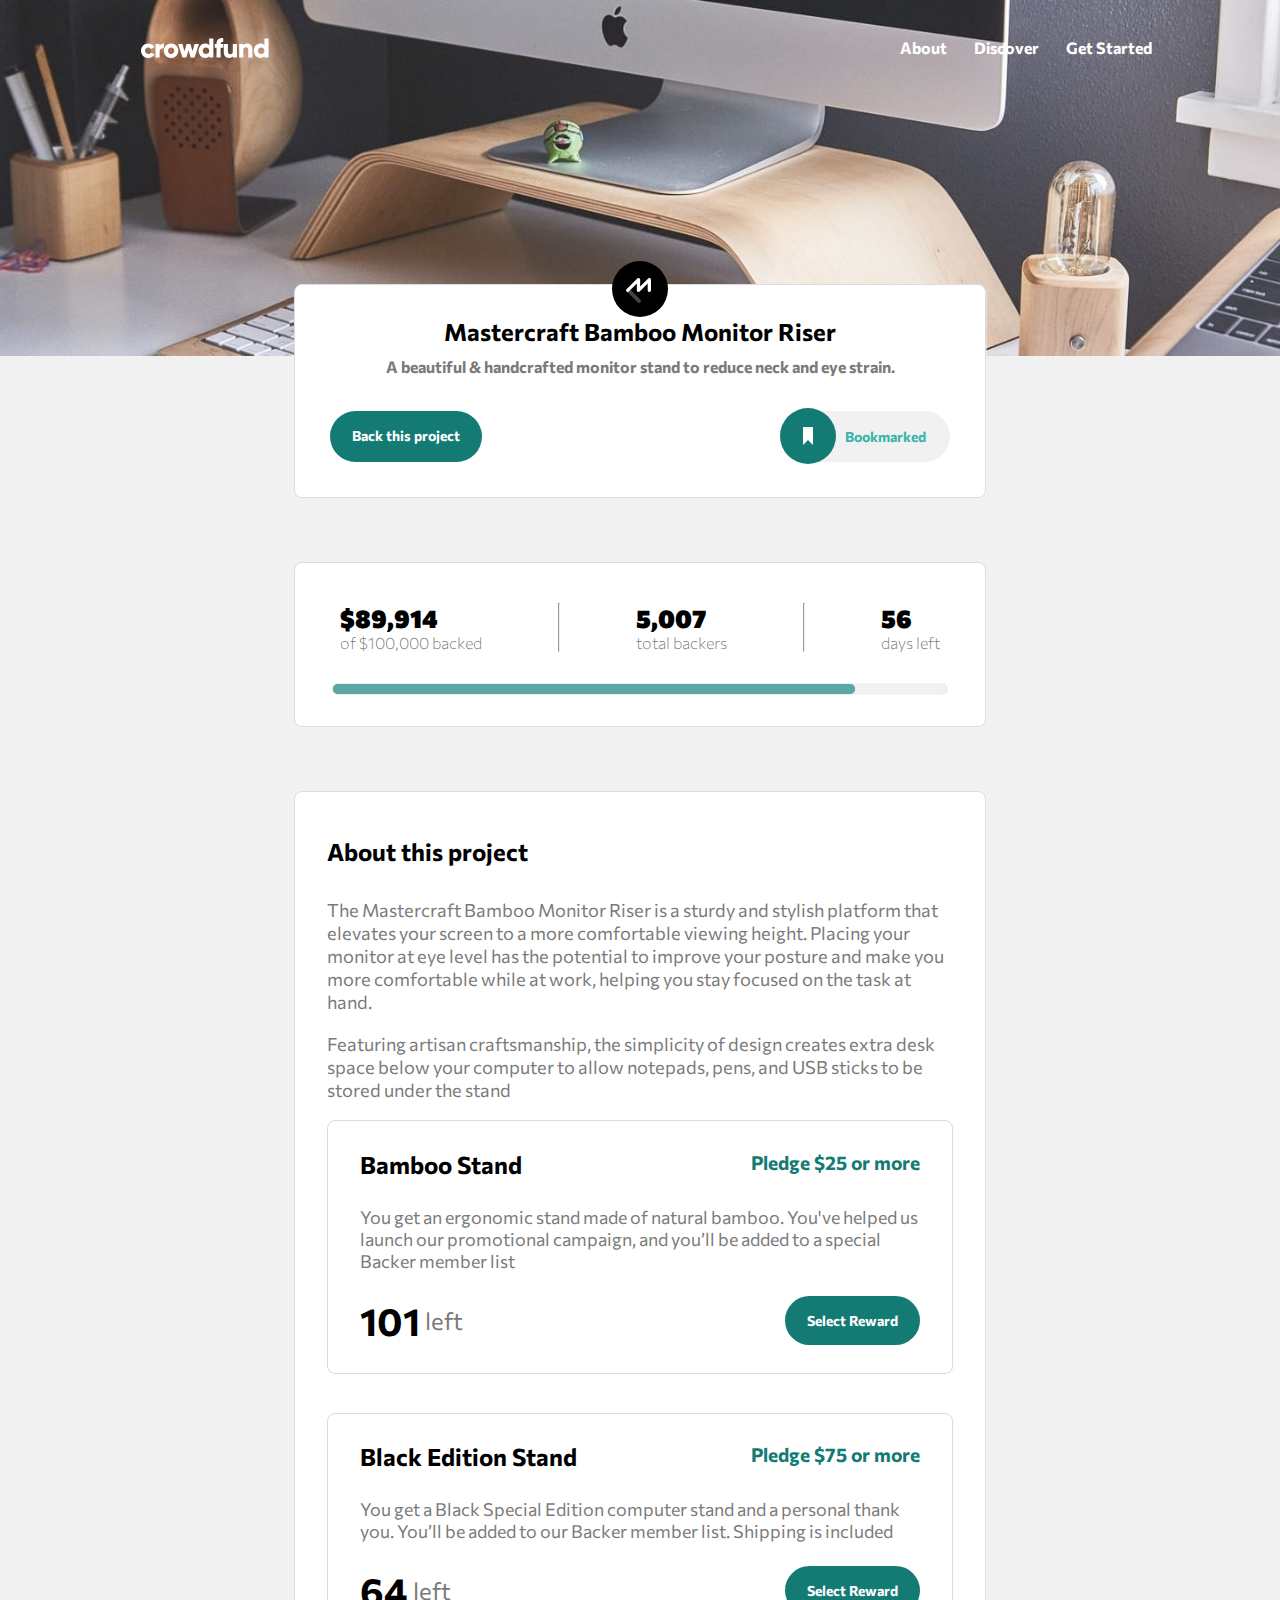
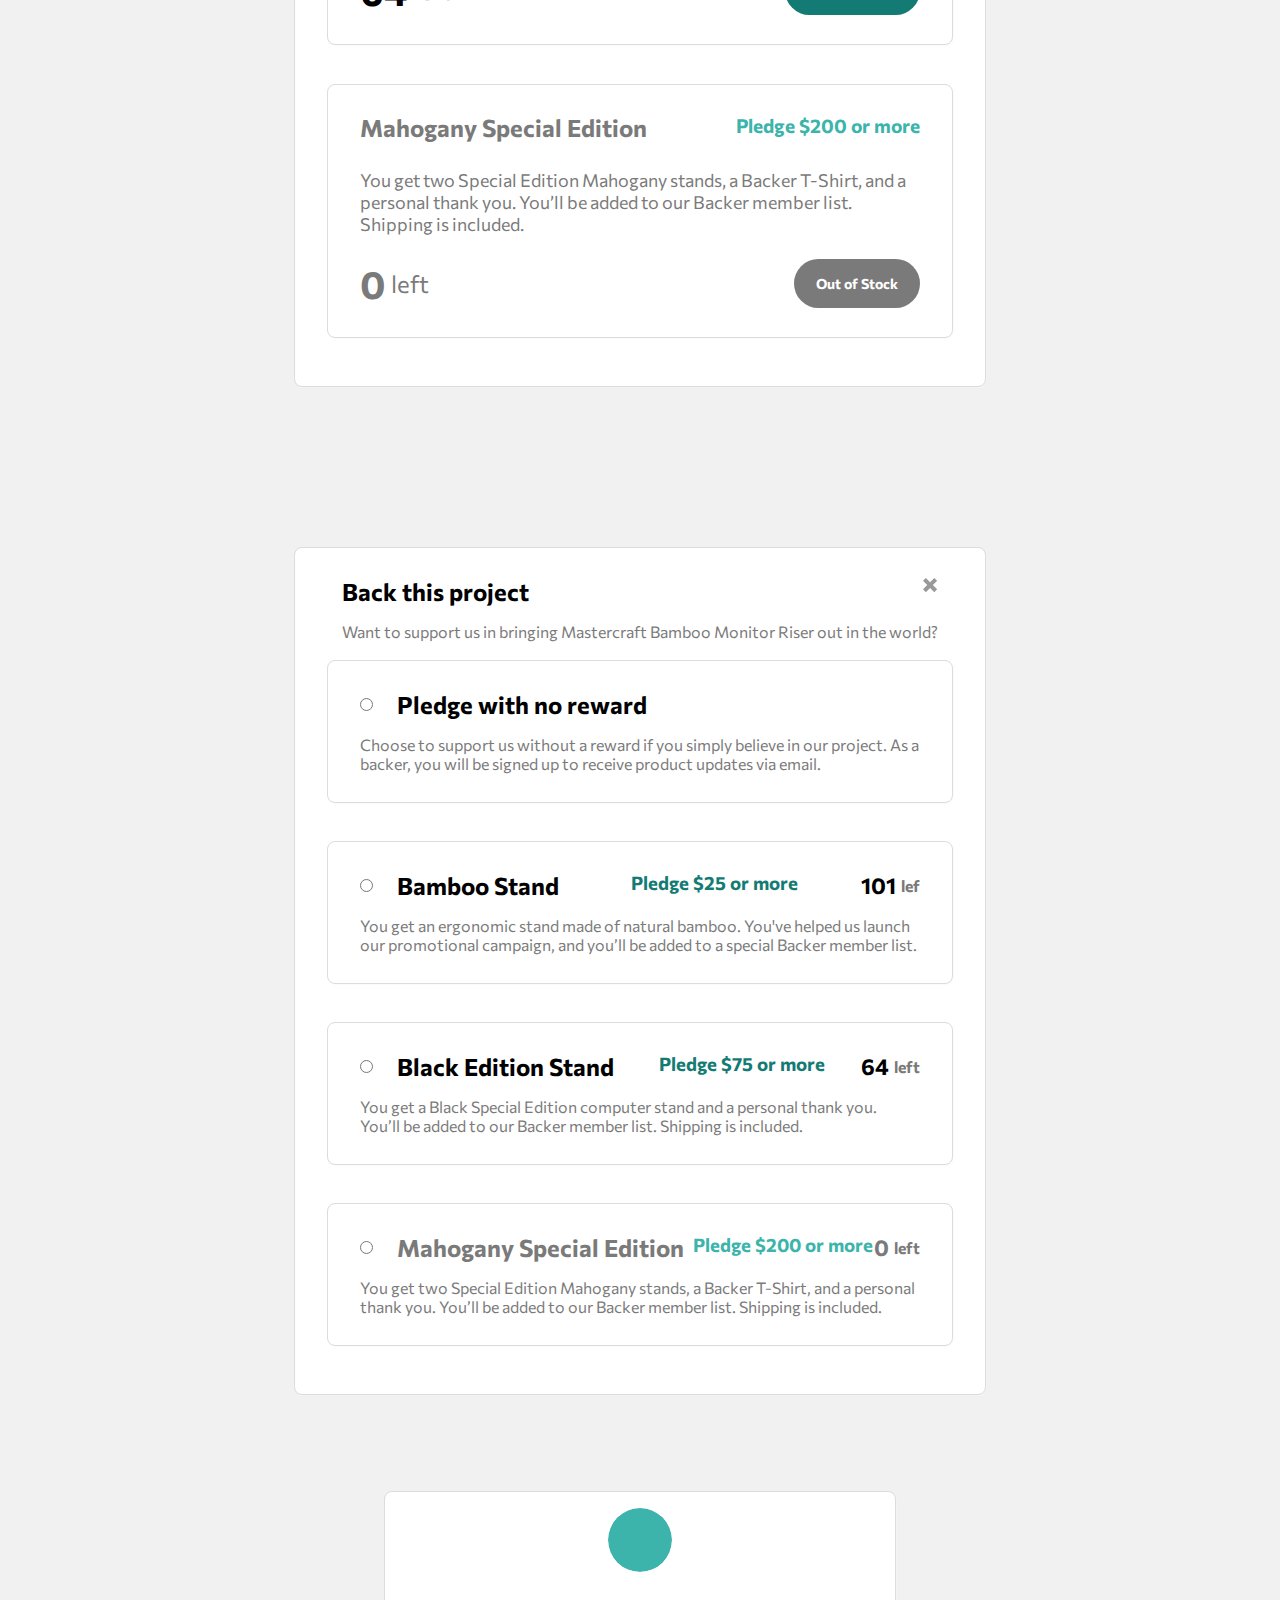
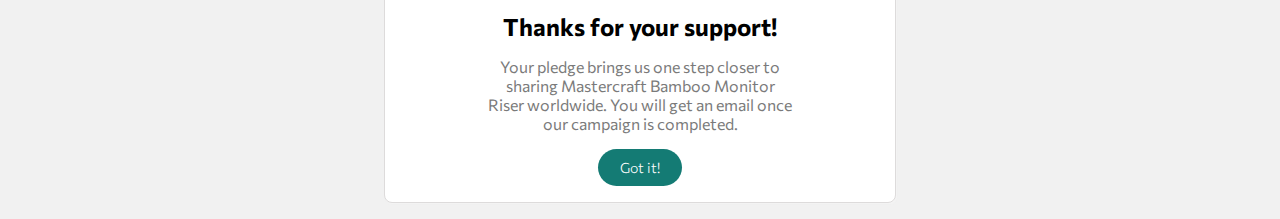
<file: index.html>
<!DOCTYPE html>
<html lang="en">

<head>
    <meta charset="UTF-8">
    <meta name="viewport" content="width=device-width, initial-scale=1.0">
    <!-- displays site properly based on user's device -->
    <link rel="icon" type="image/png" sizes="32x32" href="./images/favicon-32x32.png">
    <link rel="stylesheet" href="css/style.css">
    <title>Frontend Mentor | Crowdfunding product page</title>
    </style>
</head>

<body>
    <section>
        <div class="body">
            <picture>
                <source media="(max-width:755px)" srcset="images/image-hero-mobile.jpg">
                <source media="(min-width:756px)" srcset="images/image-hero-desktop.jpg">
                <img src="images/image-hero-desktop.jpg">
            </picture>
            <div class="navegacion">
                <div class="logo">
                    <a href="/" class="logo"><img src="images/logo.svg" alt="logo"></a>
                </div>
                <div class="nav">
                    <div class="menuResponsive" onclick="menuResponsive();"></div>
                    <div class="navigation">
                        <a onclick="menuResponsive();" href="#">About</a>
                        <span></span>
                        <a onclick="menuResponsive();" href="#">Discover</a>
                        <span></span>
                        <a onclick="menuResponsive();" href="#">Get Started</a>

                    </div>
                </div>
            </div>
        </div>
        <div class="mastercraft content card__responsive card__border">
            <div class="mastercraft__logo">
                <img class="" src="images/logo-mastercraft.svg" alt="logo">
            </div>
            <div class="mastercraft__texto">
                <h2>Mastercraft Bamboo Monitor Riser</h2>
                <h4>A beautiful & handcrafted monitor stand to reduce neck and eye strain.</h4>
            </div>
            <div class="mastercraft_btn">
                <div class="btn__izquierda btn">
                    <a href="#">Back this project</a>
                </div>
                <div class="btn__derecha">
                    <div class="icon">
                        <svg width="56" height="56" xmlns="http://www.w3.org/2000/svg">
                            <g fill="#ffffff"  fill-rule="evenodd">
                                <circle fill="hsl(176, 72%, 28%)" class="circle" cx="28" cy="28" r="28"/>
                                <path fill="#ffffff" class="path" d="M23 19v18l5-5.058L33 37V19z"/>
                            </g>
                        </svg>
                    </div>
                    <div class="btn icon__texto">
                        <a href="#">Bookmarked</a>
                    </div>
                </div>
            </div>
        </div>
        <div class="number content card__responsive card__border">
            <div class="box-precio">
                <div class="left">
                    <p>$89,914</p>
                    <h3>of $100,000 backed</h3>
                    <div class="linea__responsiva"></div>
                </div>
                <hr class="division">
                <div class="center">
                    <p>5,007 </p>
                    <h3>total backers </h3>
                    <div class="linea__responsiva"></div>
                </div>
                <hr class="division">
                <div class="rigth">
                    <p>56</p>
                    <h3>days left</h3>
                </div>
            </div>

            <div class="caja-linea">
                <div class="linea principal">
                    <div class="linea secundaria"></div>
                </div>
            </div>
        </div>
        <div class="card__about content card__responsive card__border">
            <div class="about">
                <h2>
                    About this project
                </h2>
                <p> The Mastercraft Bamboo Monitor Riser is a sturdy and stylish platform that elevates your screen to a more comfortable viewing height. Placing your monitor at eye level has the potential to improve your posture and make you more comfortable
                    while at work, helping you stay focused on the task at hand.
                </p><br>
                <p> Featuring artisan craftsmanship, the simplicity of design creates extra desk space below your computer to allow notepads, pens, and USB sticks to be stored under the stand
                </p>

            </div>

            <div class="cards__abaout card__border">
                <div class="about__title">
                    <h2 class="title__left">Bamboo Stand</h2>
                    <h2 class="title__rigth">Pledge $25 or more</h2>
                </div>
                <div class="abaout__text">
                    <p>You get an ergonomic stand made of natural bamboo. You've helped us launch our promotional campaign, and you’ll be added to a special Backer member list</p>
                    <div class="about__btn">
                        <div class="about__number">
                            <h2>101</h2>
                            <span>left</span>
                        </div>
                        <div class="btn btn__about_l">
                            <a href="#">Select Reward</a>
                        </div>
                    </div>
                </div>
            </div>
            <div class="cards__abaout card__border">
                <div class="about__title">
                    <h2 class="title__left">Black Edition Stand </h2>
                    <h2 class="title__rigth">Pledge $75 or more</h2>
                </div>
                <div class="abaout__text">
                    <p>You get a Black Special Edition computer stand and a personal thank you. You’ll be added to our Backer member list. Shipping is included</p>
                    <div class="about__btn">
                        <div class="about__number">
                            <h2>64</h2>
                            <span> left</span>
                        </div>
                        <div class="btn btn__about_l">
                            <a href="#">Select Reward</a>
                        </div>
                    </div>
                </div>
            </div>
            <div class="cards__abaout card__border">
                <div class="about__title ">
                    <h2 class="title__left mahogany">Mahogany Special Edition</h2>
                    <h2 class="title__rigth ligt-cyan">Pledge $200 or more</h2>
                </div>
                <div class="abaout__text">
                    <p class="mahogany">You get two Special Edition Mahogany stands, a Backer T-Shirt, and a personal thank you. You’ll be added to our Backer member list. Shipping is included.</p>
                    <div class="about__btn">
                        <div class="about__number">
                            <h2 class="mahogany">0 </h2>
                            <span class="mahogany">left</span>
                        </div>
                        <div class="btn btn__about_l btn__about_m">
                            <a href="#">Out of Stock</a>
                        </div>
                    </div>
                </div>
            </div>
        </div>
        <!--  /** modal card popup*/ -->
        <div id="modal__cards" class="card__about content card__responsive card__border">
            <div class="modal_title">
                <div class="superior__nav">
                    <div class="left">
                        <h2>Back this project</h2>
                    </div>
                    <div class="rigth">
                        <img src="images/icon-close-modal.svg" alt="">
                    </div>
                </div>
                <p>Want to support us in bringing Mastercraft Bamboo Monitor Riser out in the world?</p>
            </div>
            <div class="cards__abaout responsive_card_modal  card__border">
                <div class="modal_title modal__list ">
                    <div class="modal__left">
                        <div class="modal__radius">
                            <input type="radio" name="" id="radio" class="modal_radio">
                        </div>
                        <div class="modal__title_card">
                            <h2>Pledge with no reward</h2>
                        </div>
                    </div>
                </div>
                <div class="modal_text">
                    <p>Choose to support us without a reward if you simply believe in our project. As a backer, you will be signed up to receive product updates via email.</p>
                </div>
            </div>
            <div class="cards__abaout responsive_card_modal card__border">
                <div class="modal_title modal__list">
                    <div class="modal__left">
                        <div class="modal__radius">
                            <input type="radio" name="" id="radio" class="modal_radio">
                        </div>
                        <div class="modal__title_card">
                            <h2>Bamboo Stand </h2>
                        </div>

                    </div>
                    <div class="modal_number m">
                        <h3>Pledge $25 or more </h3>
                    </div>
                    <div class="modal__rigth">
                        <div class="modals_number">
                            <h3>101</h3>
                            <h4> lef</h4>
                        </div>
                    </div>
                </div>
                <div class="modal_text">
                    <p>You get an ergonomic stand made of natural bamboo. You've helped us launch our promotional campaign, and you’ll be added to a special Backer member list.</p>
                </div>
                <div class="movile_number">
                    <h3>101</h3>
                    <h4> lef</h4>
                </div>
            </div>
            <div class="cards__abaout responsive_card_modal card__border">
                <div class="modal_title modal__list ">
                    <div class="modal__left">
                        <div class="modal__radius">
                            <input type="radio" name="" id="radio" class="modal_radio">
                        </div>
                        <div class="modal__title_card">
                            <h2>Black Edition Stand</h2>
                        </div>

                    </div>
                    <div class="modal_number">
                        <h3>Pledge $75 or more</h3>
                    </div>
                    <div class="modal__rigth">
                        <div class="modals_number">
                            <h3>64 </h3>
                            <h4>left
                            </h4>
                        </div>
                    </div>
                </div>
                <div class="modal_text">
                    <p>You get a Black Special Edition computer stand and a personal thank you. You’ll be added to our Backer member list. Shipping is included.</p>
                </div>
                <div class="movile_number">
                    <h3>64 </h3>
                    <h4>left</h4>
                </div>
            </div>
            <div class="cards__abaout responsive_card_modal card__border">
                <div class="modal_title modal__list ">
                    <div class="modal__left">
                        <div class="modal__radius">
                            <input type="radio" name="" id="radio" class="modal_radio">
                        </div>
                        <div class="modal__title_card">
                            <h2 class="mahogany">Mahogany Special Edition</h2>
                        </div>

                    </div>
                    <div class="modal_number number__mahogany">
                        <h3>Pledge $200 or more</h3>
                    </div>
                    <div class="modal__rigth">
                        <div class="modals_number">
                            <h3 class="mahogany">0</h3>
                            <h4>left </h4>
                        </div>
                    </div>
                </div>
                <div class="modal_text">
                    <p>You get two Special Edition Mahogany stands, a Backer T-Shirt, and a personal thank you. You’ll be added to our Backer member list. Shipping is included.</p>
                </div>
                <div class="movile_number">
                    <h3 class="mahogany">0</h3>
                    <h4>left </h4>
                </div>
            </div>
        </div>

        <div id="modal__acept" class="card__responsive card__border content modal_card">
            <div class="icon__modal">
                <svg class="checkmark" width="64" height="64" xmlns="http://www.w3.org/2000/svg"><g fill="none" fill-rule="evenodd"><circle class="checkmark__circle" fill="#3CB3AB" cx="32" cy="32" r="32"/><path class="checkmark__check" stroke="#FFF" stroke-width="5" d="M20 31.86L28.093 40 44 24"/></g></svg>
            </div>
            <div class="texto_modal">
                <h2>Thanks for your support!</h2>
                <p>Your pledge brings us one step closer to sharing Mastercraft Bamboo Monitor Riser worldwide. You will get an email once our campaign is completed.</p>
                <a href="#" class="btn" id="giIt">Got it!</a>
            </div>
        </div>


    </section>

    <script src="js/javascript.js"></script>
</body>

</html>
</file>
<file: css/style.css>
/* globales */

@import url('https://fonts.googleapis.com/css2?family=Commissioner:wght@400;500;600;700&display=swap');
* {
    margin: 0;
    padding: 0;
    box-sizing: border-box;
}

html {
    /* 62.5%=10px de 16px */
    box-sizing: border-box;
    background: rgba(144, 146, 145, 0.124);
    font-family: 'Commissioner', sans-serif;
}

:root {
    /*colors*/
    --white: hsl(0, 0%, 100%);
    --primary-M-cian: hsl(176, 50%, 47%);
    --primary-D-cian: hsl(176, 72%, 28%);
    --neutral-black: hsl(0, 0%, 0%);
    --neutral-D-gray: hsl(0, 0%, 48%);
}

a {
    color: var(--white);
    text-decoration: none;
    font-weight: 700;
}

h1 {
    color: var(--neutral-black);
    font-size: 1.5rem;
}

p {
    color: var(--neutral-D-gray);
}

img {
    max-width: 100%;
}

section {
    display: flex;
    flex-direction: column;
}

.content {
    margin: 0 auto;
    padding: 0;
    width: 54%;
    display: flex;
    justify-content: center;
    align-items: center;
    flex-direction: column;
    background-color: var(--white);
    border-radius: 5px;
}

.btn {
    text-align: center;
    background-color: var(--primary-D-cian);
    font-weight: 300;
    padding: 16px 22px 16px 22px;
    border-radius: 30px;
    font-size: 14px;
    cursor: pointer;
}

.btn:hover {
    background-color: var(--primary-M-cian);
}

.card__border {
    border: 0.1px solid rgb(221, 219, 219);
    border-radius: 8px;
    box-shadow: 1px 1px 1px 0px rgba(248, 248, 248, 0.5);
}


/* fin de globales*/


/*seccion principal*/

.body {
    position: relative;
}

.navegacion {
    display: flex;
    width: 79%;
    margin-top: 3%;
    top: 0;
    left: 11%;
    justify-content: space-between;
    position: absolute;
}

.navegacion .nav {
    padding: 0;
}

.navigation a {
    position: relative;
    margin-right: 1.5rem;
}

.navigation a:last-child {
    margin-right: 0;
}

.navigation a::after {
    content: '';
    position: absolute;
    background-color: var(--neutral-D-gray);
    height: 3px;
    width: 0;
    left: 0;
    bottom: -10px;
    transition: 0.3s;
}

.navigation a:hover {
    color: #000;
}

.navigation a:hover:after {
    width: 100%;
}

.mastercraft {
    z-index: 33;
    margin-top: -75px;
}

.mastercraft__logo {
    display: flex;
    justify-content: center;
    position: relative;
    margin: -1.5rem 0 0 0rem;
}

.mastercraft__texto {
    text-align: center;
}

.mastercraft__texto h4 {
    margin-top: 0.7rem;
    color: var(--neutral-D-gray);
}

.mastercraft_btn {
    display: flex;
    width: 90%;
    justify-content: space-between;
    margin-top: 35px;
    margin-bottom: 35px;
}

.btn__derecha {
    position: relative;
    display: flex;
}

.icon {
    padding: 0;
    width: 50px;
    position: absolute;
    cursor: pointer;
    margin: -0.2rem 0rem 0rem 0.5rem;
}

.icon__texto.btn {
    background-color: rgba(144, 146, 145, 0.124);
    font-weight: 800;
    padding: 17px 24px 17px 24px;
    margin: 0 0rem 0 1.2rem;
}

.icon__texto a {
    margin-left: 1.9rem;
    color: var(--primary-M-cian);
}

.btn__derecha:hover a {
    color: var(--neutral-D-gray);
}

.btn__derecha:hover svg .circle {
    fill: var(--neutral-D-gray);
}

.btn__derecha:hover svg .path {
    fill: rgba(239, 242, 240, 0.275);
}


/*fin de masterclaft*/


/*inicio number numeros*/

.number {
    margin-top: 4rem;
    padding-bottom: 2rem;
    display: flex;
    justify-content: center;
}

.box-precio {
    width: 98%;
    display: flex;
    padding: 0 0 2rem 0;
    margin-top: 40px;
    justify-content: space-around;
}

.box-precio p {
    font-weight: 900;
    font-size: 25px;
    color: #000;
}

.box-precio h3 {
    font-weight: 200;
    font-size: 16px;
    color: var(--neutral-D-gray);
}

.division {
    color: var(--neutral-D-gray);
    width: 0px;
}

.caja-linea {
    display: flex;
    justify-content: center;
    width: 100%;
}

.linea {
    border-radius: 140px;
    box-shadow: 0 0px 1px 0px rgba(0, 0, 0, 0.35);
    height: 10px;
}

.linea.principal {
    width: 89%;
    background-color: rgba(0, 0, 0, 0.055);
}

.linea.secundaria {
    width: 85%;
    background-color: rgb(91, 167, 166);
}

.card__about {
    margin-top: 4rem;
    padding: 1.8rem 2rem 1.8rem 2rem;
    margin-bottom: 6rem;
}

.about h2 {
    padding-top: 1rem;
    padding-bottom: 2rem;
}

.about p {
    font-size: 1.14rem;
    justify-content: baseline;
}

.cards__abaout {
    margin-bottom: 1.2rem;
    margin-top: 1.2rem;
    padding: 1.8rem 2rem 1.8rem 2rem;
}

.about__title {
    display: flex;
    justify-content: space-between;
}

.about__title .title__rigth {
    color: var(--primary-D-cian);
    font-size: 1.2rem;
    margin-bottom: 2rem;
}

.about__btn {
    display: flex;
    margin-top: 1.5rem;
    justify-content: space-between;
}

.about__number {
    display: flex;
    align-items: center;
    padding: 0rem;
}

.abaout__text p {
    font-size: 1.12rem;
}

.about__number h2 {
    font-size: 2.4rem;
}

.about__number span {
    font-size: 1.5rem;
    color: var(--neutral-D-gray);
    margin-left: 0.3rem;
}

.mahogany {
    color: var(--neutral-D-gray);
}

.title__rigth.ligt-cyan {
    color: var(--primary-M-cian);
}

.btn__about_m {
    background-color: var(--neutral-D-gray);
}


/*modal js-css*/


/* .modal-cards {
    display: none;
} */

.superior__nav {
    padding: 0;
    display: flex;
    justify-content: space-between;
    margin-bottom: 1rem;
}

.modal__list {
    display: flex;
    text-align: center;
    margin-bottom: 1rem;
    justify-content: space-between;
}

.modal__left {
    display: flex;
    align-items: center;
    text-align: center;
}

.modal__title_card h2 {
    margin-left: 1.5rem;
    margin-right: 0.5rem;
}

.modal__rigth {
    display: flex;
    align-items: center;
    text-align: center;
}

.modal_card {
    width: 40%;
    margin-bottom: 1rem;
}

.modal_number {
    color: var(--primary-D-cian);
    font-weight: 600;
}

.modals_number {
    display: flex;
    align-items: center;
}

.modals_number h3 {
    font-size: 1.4rem;
    margin-right: 0.3rem;
}

.number__mahogany {
    color: var(--primary-M-cian);
}

.modals_number h3 {
    font-weight: 700;
}

.modals_number h4 {
    color: var(--neutral-D-gray);
}

.icon__modal {
    margin-top: 1rem;
}

.texto_modal {
    display: flex;
    flex-direction: column;
    align-items: center;
    width: 60%;
    margin-top: 1.5rem;
}

.texto_modal h2 {
    text-align: center;
    margin-top: 1rem;
    margin-bottom: 1rem;
}

.texto_modal p {
    text-align: center;
}

.texto_modal .btn {
    margin-top: 1rem;
    margin-bottom: 1rem;
    padding: 10px 22px 10px 22px;
}

.movile_number {
    display: none;
    visibility: hidden;
}


/*efect*/

.checkmark__circle {
    animation: stroke 0.6s cubic-bezier(0.65, 0, 0.45, 1) forwards;
}

.checkmark {
    border-radius: 50%;
    display: block;
    stroke-miterlimit: 10;
    box-shadow: inset 0px 0px 0px var(--primary-M-cian);
    animation: fill .5s ease-in-out .5s forwards, scale .4s ease-in-out 1.4s both;
}

.checkmark__check {
    transform-origin: 50% 50%;
    stroke-dasharray: 48;
    stroke-dashoffset: 48;
    animation: stroke 0.6s cubic-bezier(0.65, 0, 0.45, 1) 0.8s forwards;
}

@keyframes stroke {
    100% {
        stroke-dashoffset: 0;
    }
}

@keyframes scale {
    0%,
    100% {
        transform: none;
    }
    50% {
        transform: scale3d(1.6, 1.4, 1.6);
    }
}

@keyframes fill {
    100% {
        box-shadow: inset 0px 0px 0px 30px var(--primary-D-cian);
    }
}

@media screen and (max-width: 767px) and (min-width: 240px) {
    .navegacion {
        margin-top: 1rem;
    }
    .navigation {
        display: none;
    }
    .navigation.active {
        height: 30%;
        width: 70%;
        position: fixed;
        display: flex;
        background-color: var(--white);
        flex-direction: column;
        z-index: 5555;
        text-align: center;
        padding: 0;
        top: 45px;
        left: 45px;
        border-radius: 3%;
        box-shadow: -1px 1px 10px 10px rgba(0, 0, 0, 0.06) inset;
        -webkit-box-shadow: -2px 2px 16px 12px rgba(0, 0, 0, 0.06) inset;
        -moz-box-shadow: -2px 2px 16px 12px rgba(0, 0, 0, 0.06) inset;
    }
    .navigation.active a {
        text-align: left;
        position: relative;
        color: var(--neutral-black);
        font-weight: 600;
        padding: 1rem;
        text-shadow: -1px 1px 10px 10px rgba(0, 0, 0, 0.06) inset;
    }
    .navigation.active span {
        border: 1px solid rgb(225, 220, 220);
    }
    .menuResponsive {
        position: relative;
        width: 20px;
        height: 20px;
        background: url(../images/icon-hamburger.svg);
        background-size: 30px;
        margin-right: 20px;
        background-repeat: no-repeat;
        background-position: center;
        cursor: pointer;
    }
    .menuResponsive.active {
        z-index: 3;
        background: url(../images/icon-close-menu.svg);
        background-size: 25px;
        background-repeat: no-repeat;
        background-position: center;
    }
    section.sticky .menuResponsive {
        filter: invert(1);
    }
    .btn {
        padding: 10px 16px 10px 16px;
    }
    /* mastercraft card -- responsive*/
    .card__responsive {
        width: 90%;
    }
    .mastercraft__texto {
        font-size: 0.8rem;
        text-align: center;
        margin-bottom: 15px;
    }
    .icon__texto {
        display: none;
        visibility: hidden;
    }
    .mastercraft_btn {
        align-items: center;
        padding: 0;
        justify-content: space-evenly;
    }
    .mastercraft_btn .btn__izquierda.btn {
        padding: 18px 25px 18px 25px;
    }
    .btn__derecha .icon {
        align-items: center;
        position: relative;
        margin-top: 0.2rem;
    }
    /*fin de card mastercraft*/
    .box-precio {
        display: flex;
        flex-direction: column;
        align-items: center;
        text-align: center;
    }
    .box-precio p {
        color: var(--neutral-black);
        font-size: 2.5rem;
    }
    .box-precio h3 {
        margin-top: 1rem;
        margin-bottom: 1rem;
    }
    .box-precio h3:last-child {
        margin-bottom: 0px;
    }
    .box-precio .linea__responsiva {
        margin: 0 auto;
        width: 100px;
        margin-bottom: 1rem;
        border: 1px solid var(--neutral-D-gray);
    }
    .about p {
        font-size: 0.9rem;
    }
    .about__title {
        display: flex;
        flex-direction: column;
    }
    .about__title .title__left {
        font-size: 1rem;
    }
    .about__title .title__rigth {
        margin-top: 10px;
        font-size: 0.7rem;
    }
    .abaout__text p {
        font-size: 0.7rem;
    }
    .about__btn {
        flex-direction: column;
        width: 60%;
    }
    .btn__about_l {
        margin-top: 10px;
        padding: 8px 30px 8px 30px;
    }
    .btn__about_l a {
        text-align: center;
        font-size: .6rem;
    }
    /*modal*/
    .modal__list {
        flex-direction: column;
        flex-wrap: wrap;
    }
    .modal__title_card h2 {
        margin-left: 0.25rem;
        font-size: 0.8rem;
    }
    .modal__left {
        padding-bottom: 0.5rem;
    }
    .modal_number {
        display: flex;
    }
    .modal_number h3 {
        font-size: 0.8rem;
    }
    .responsive_card_modal {
        width: 110%;
        margin-top: 0.5rem;
        margin-bottom: 0.5rem;
    }
    .modal_text p {
        font-size: 0.9rem;
    }
    .modals_number {
        display: none;
        visibility: hidden;
    }
    .movile_number {
        display: flex;
        visibility: visible;
        align-items: center;
    }
    .movile_number h3 {
        margin-right: 0.4rem;
    }
    .movile_number h4 {
        color: var(--neutral-D-gray);
    }
}
</file>
